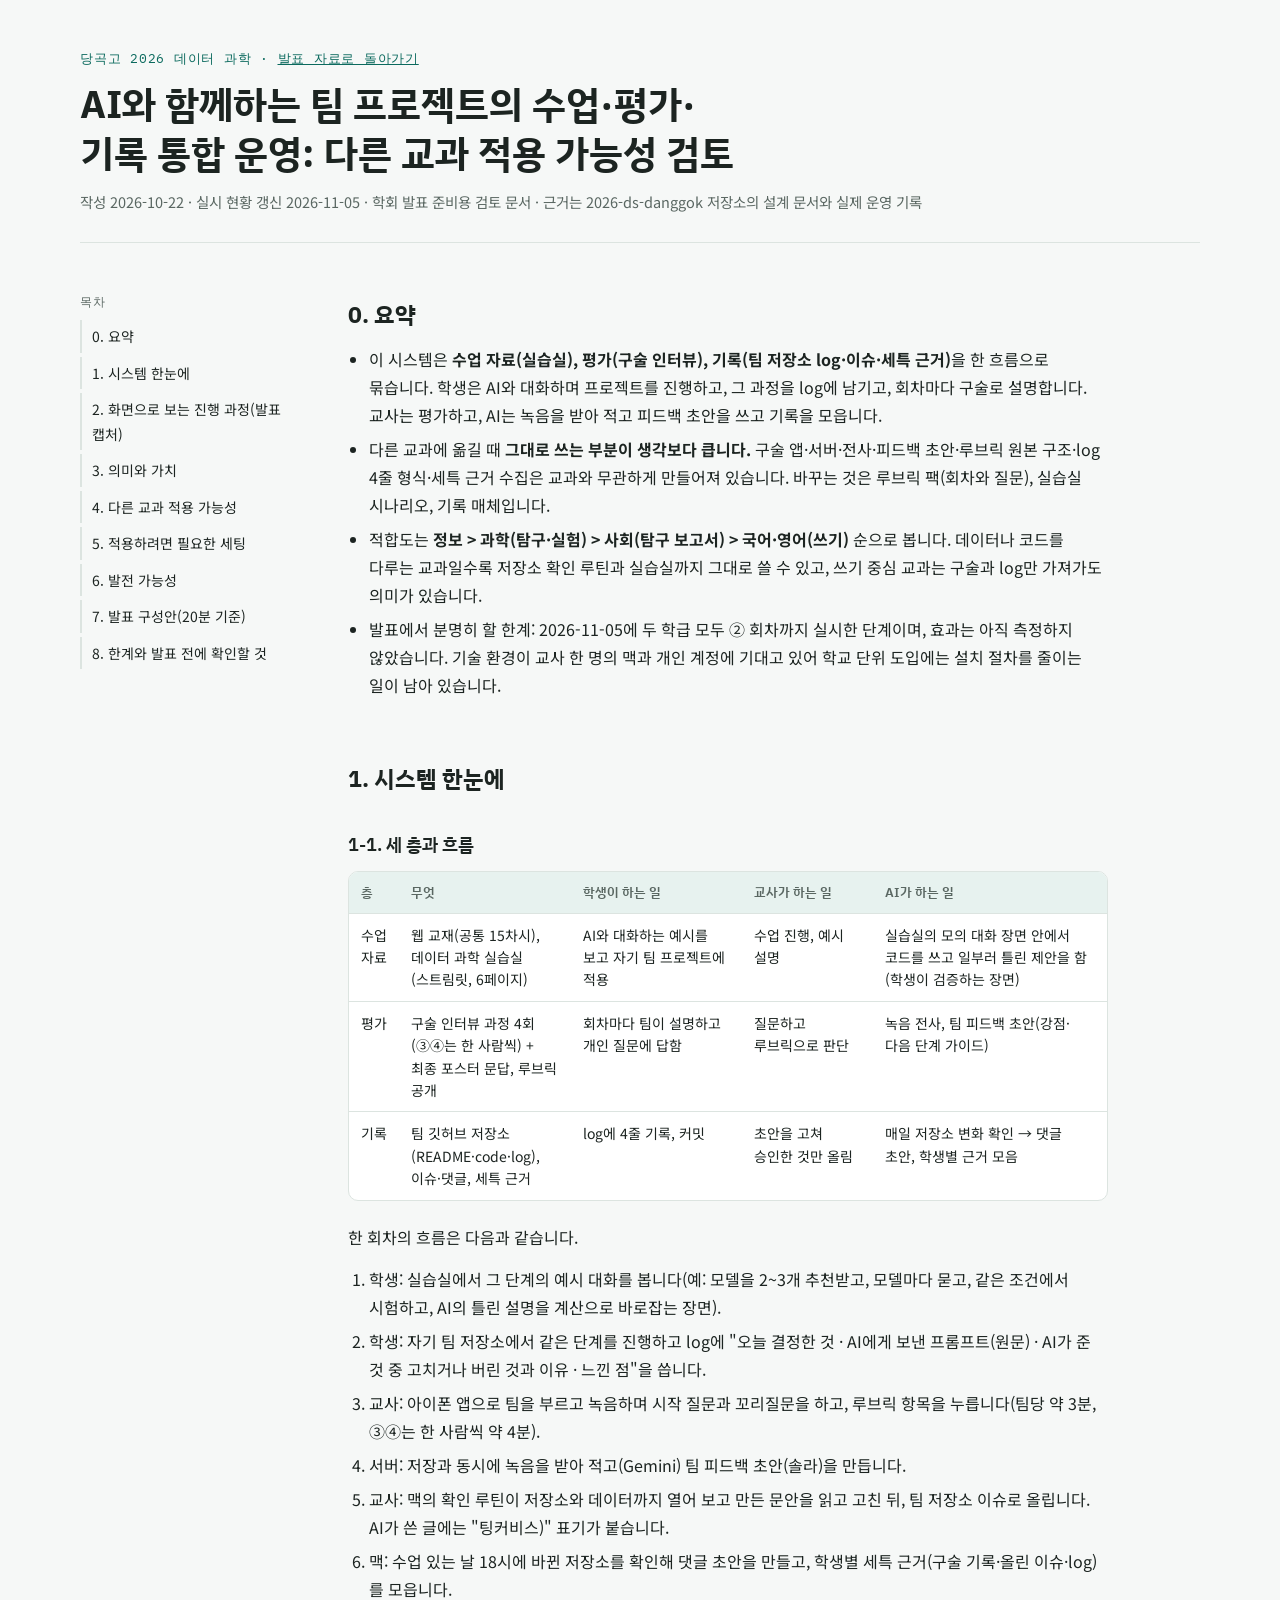
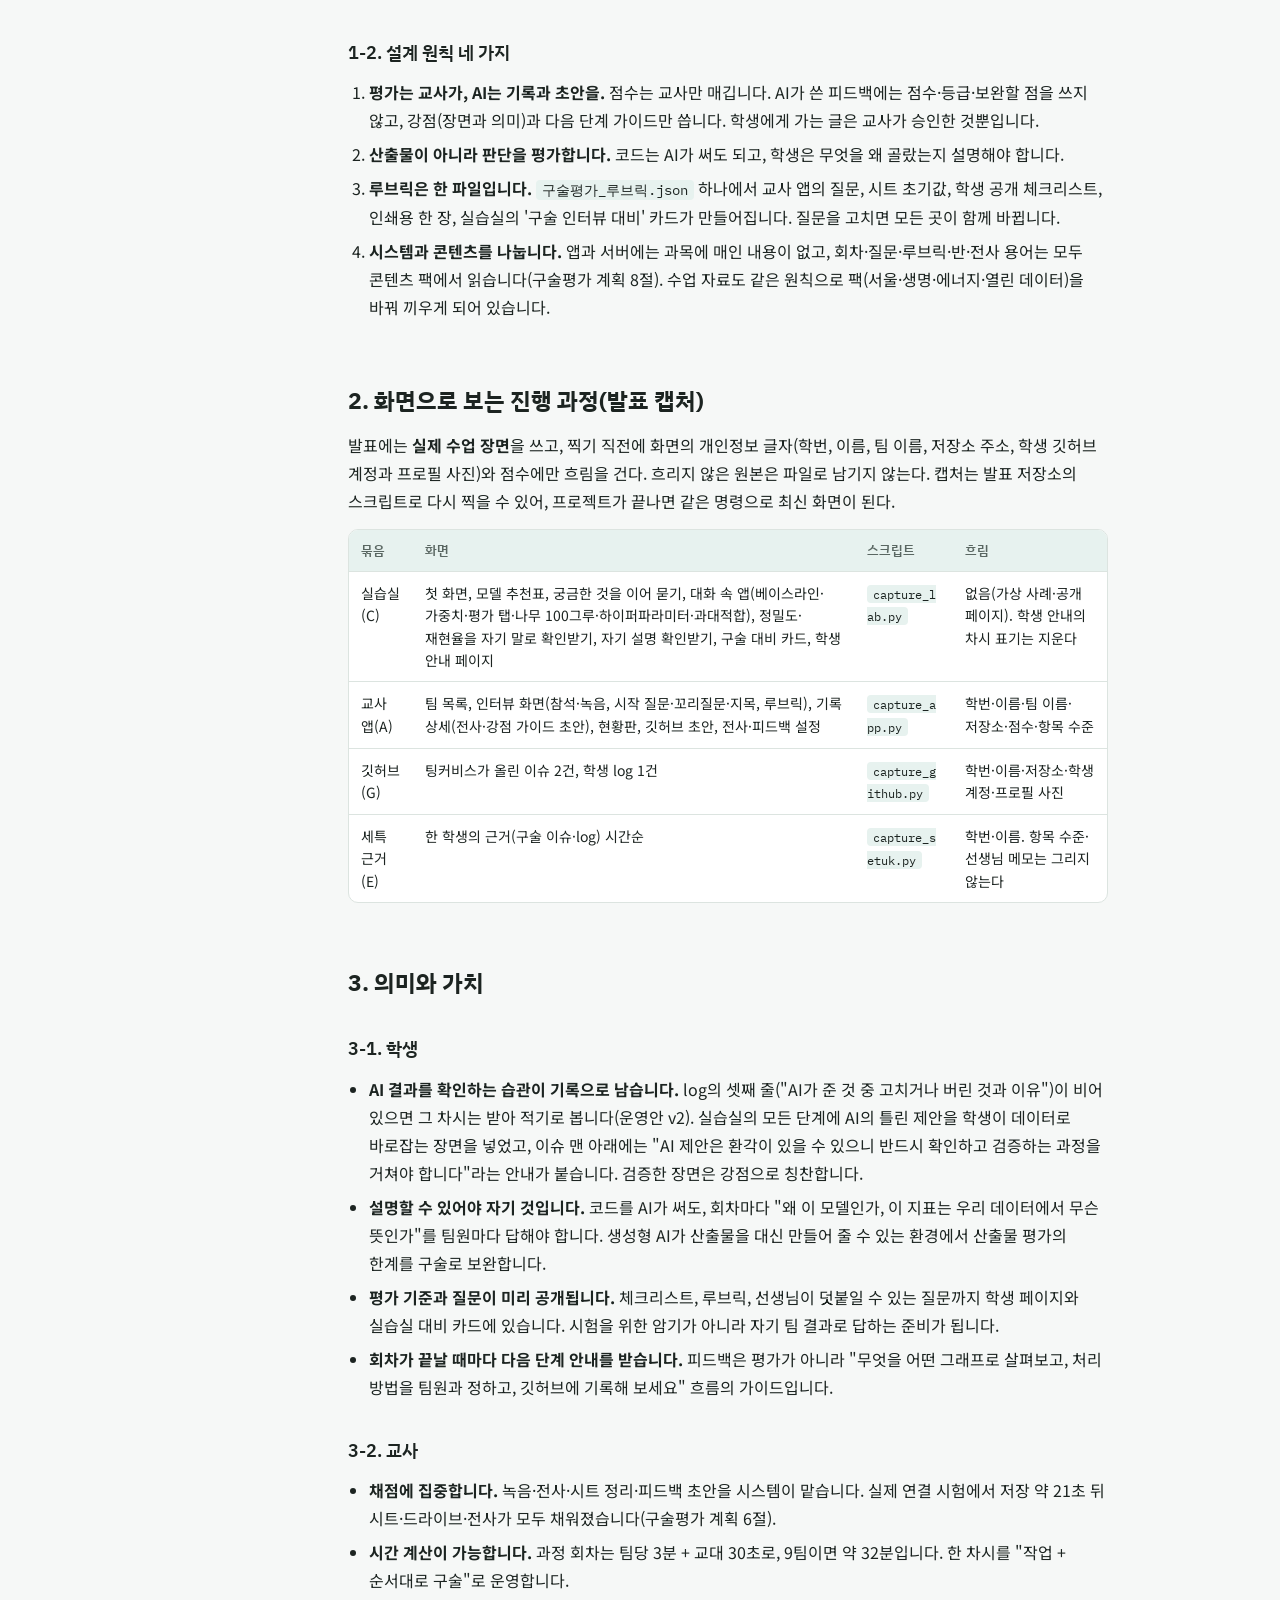
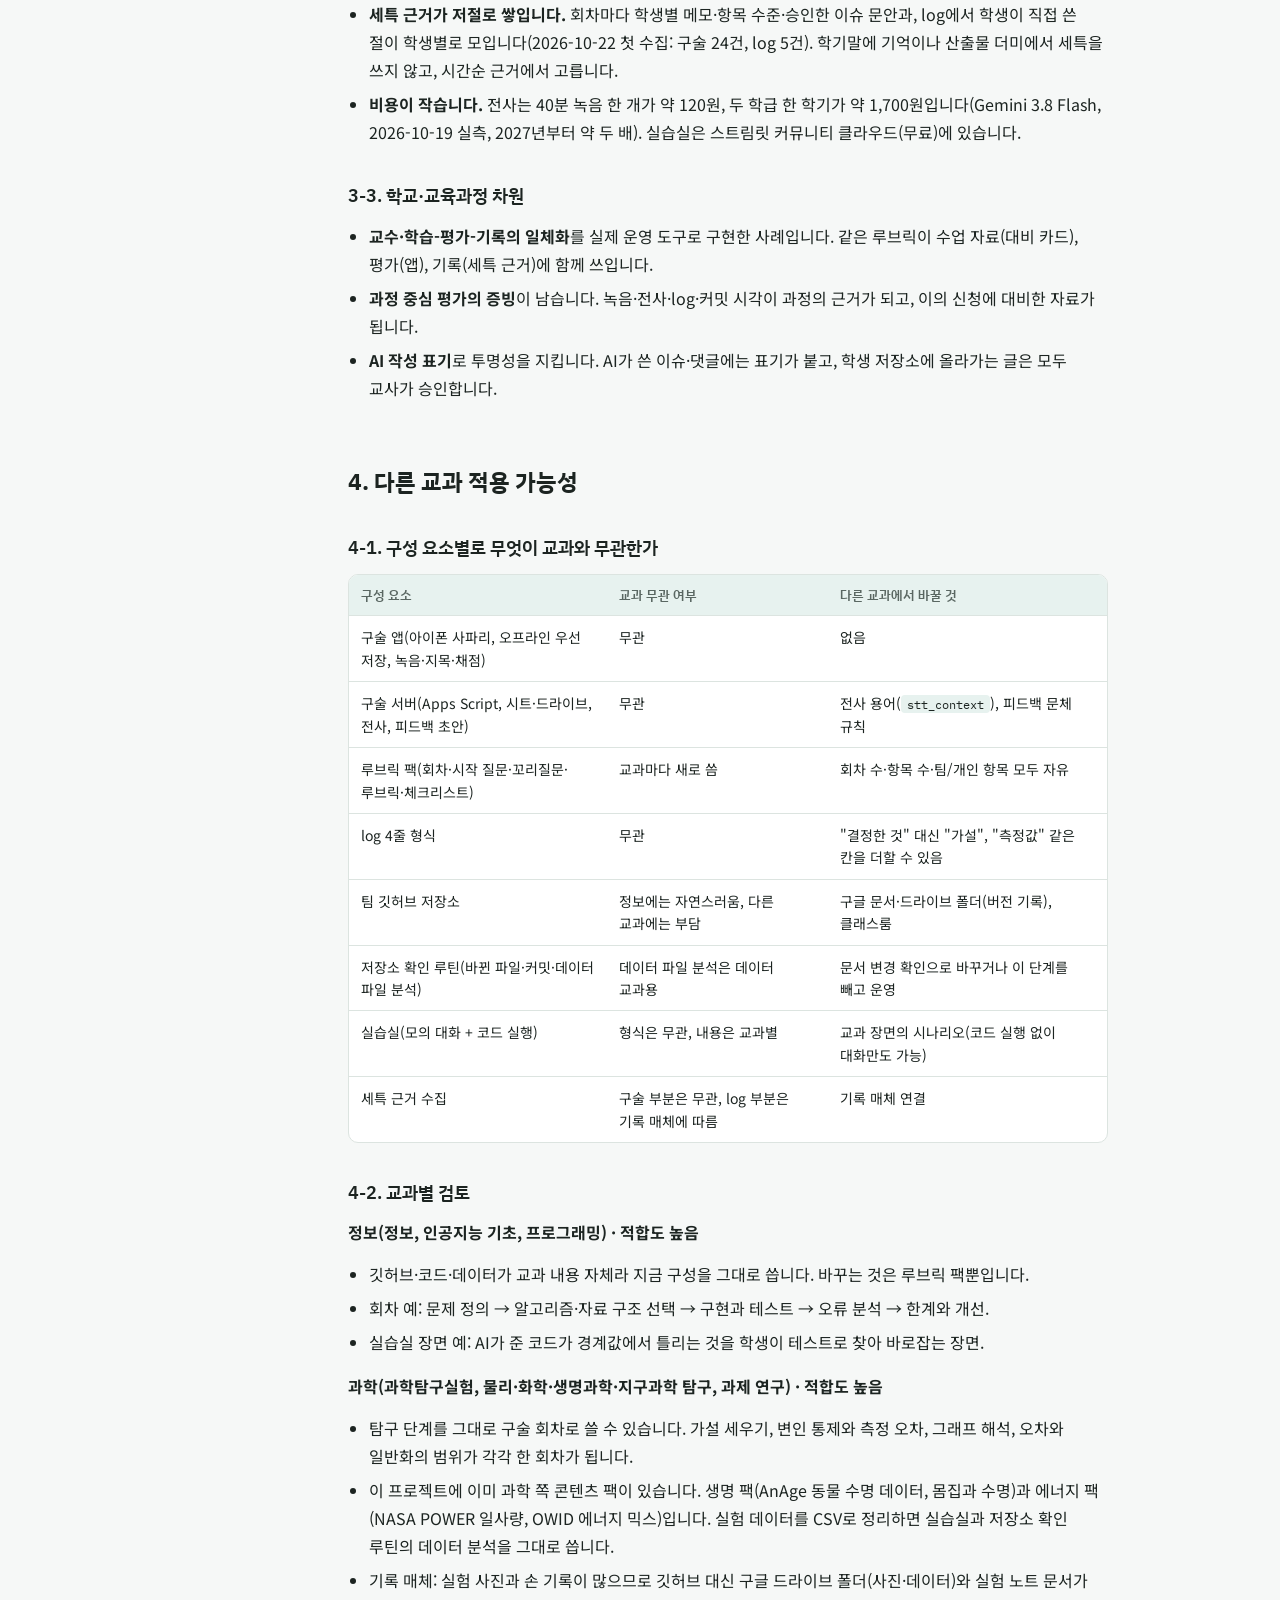
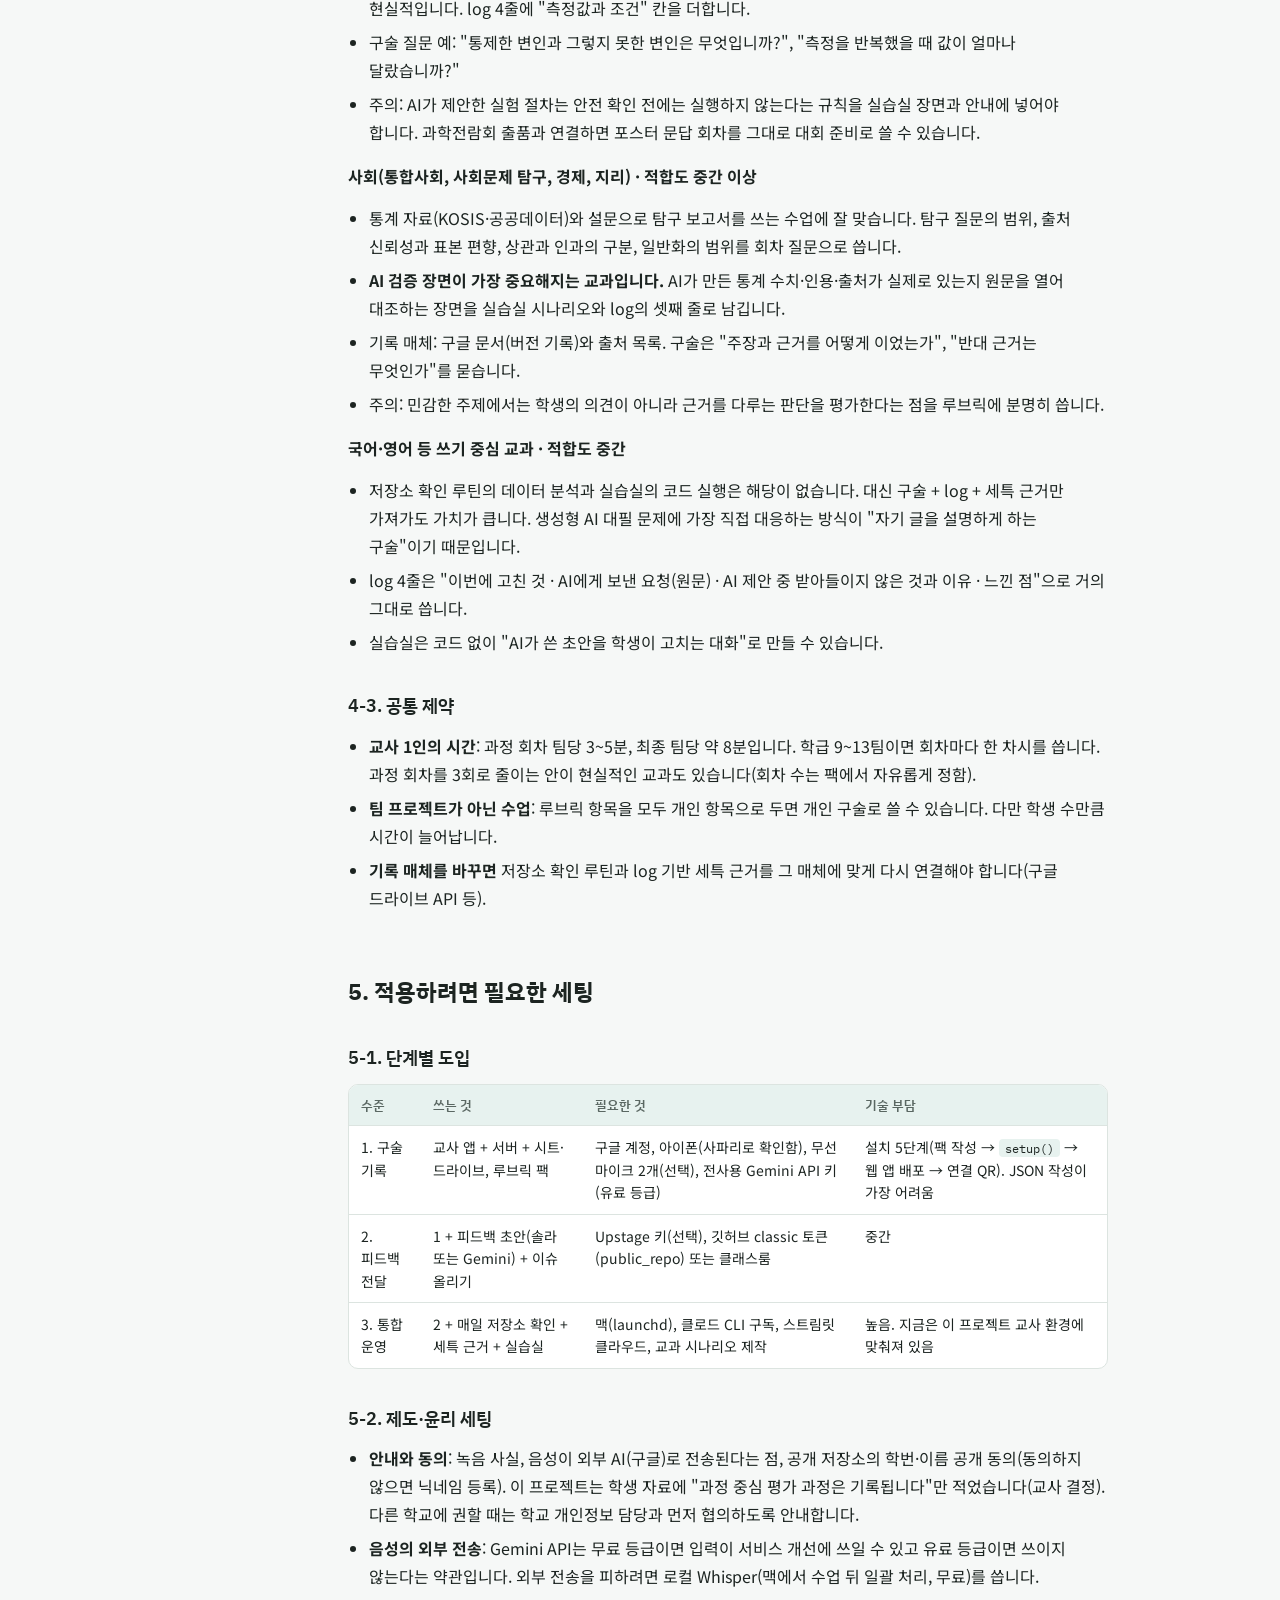
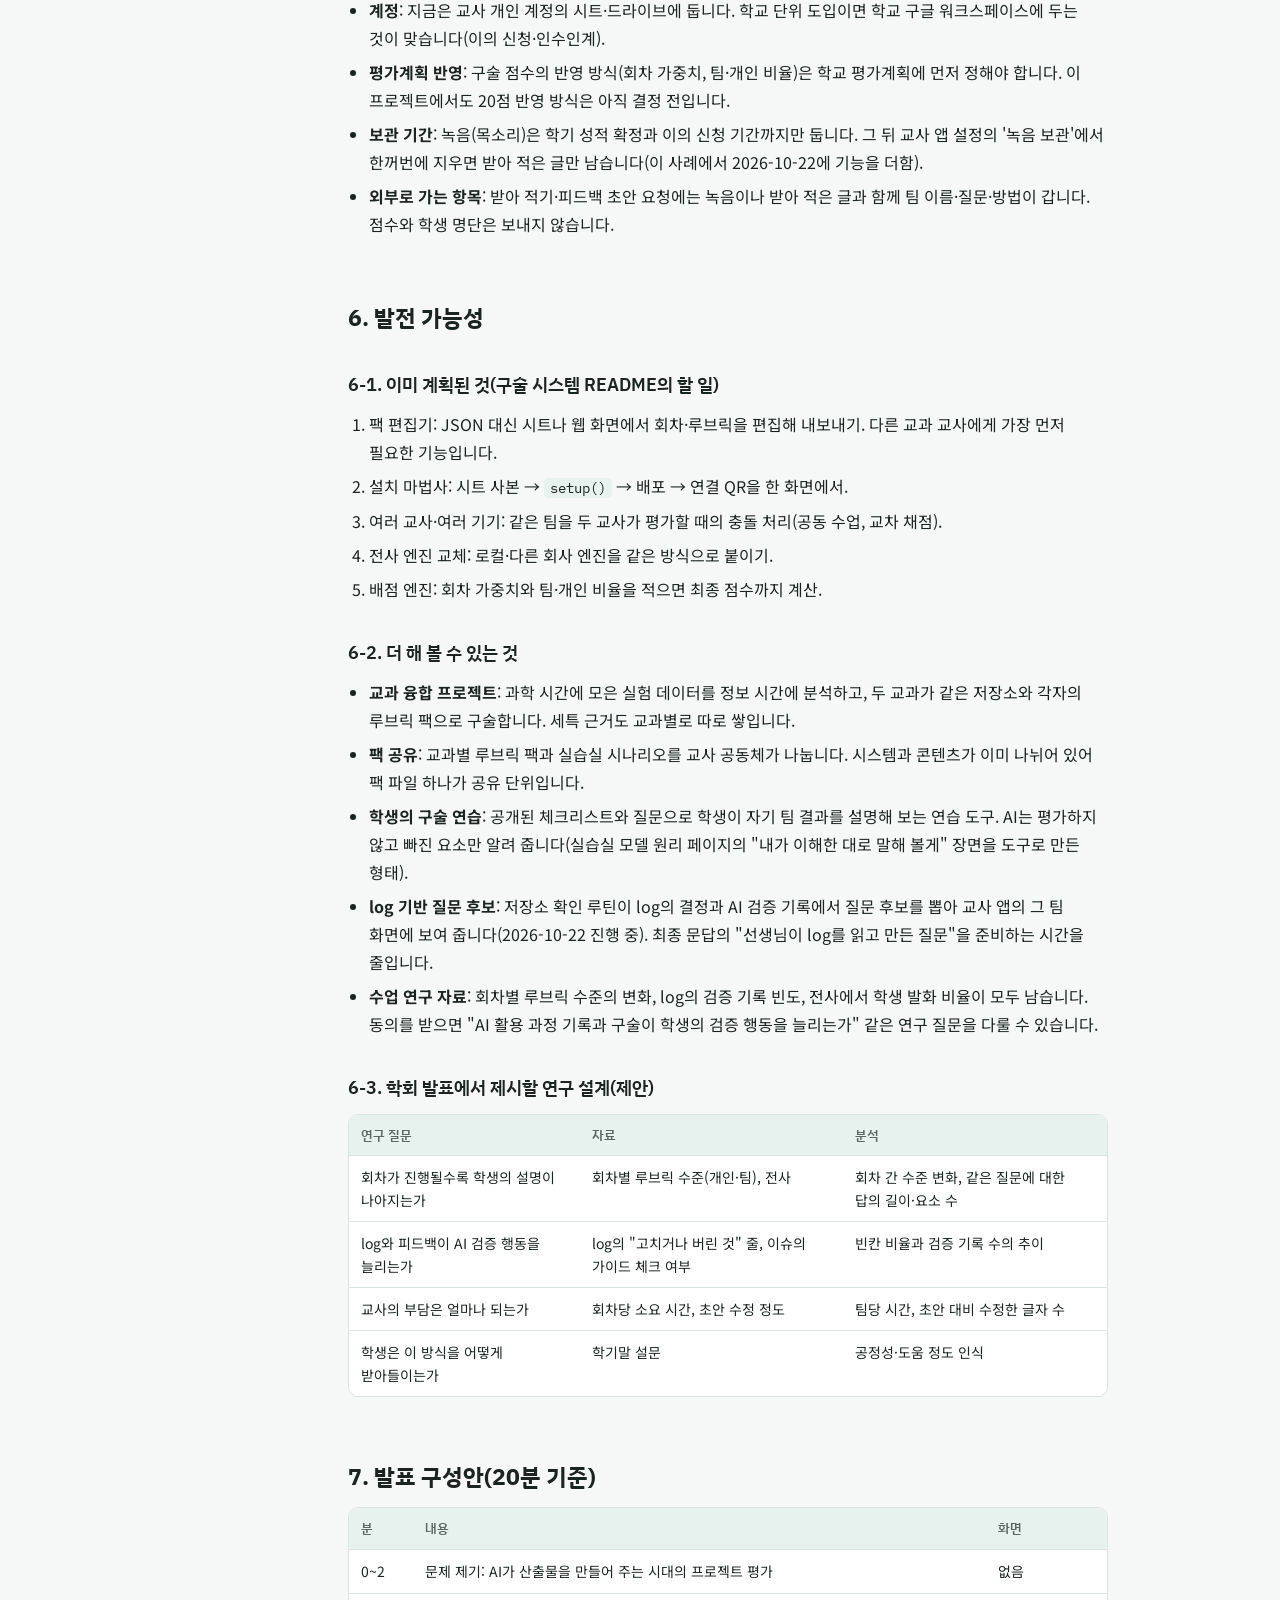
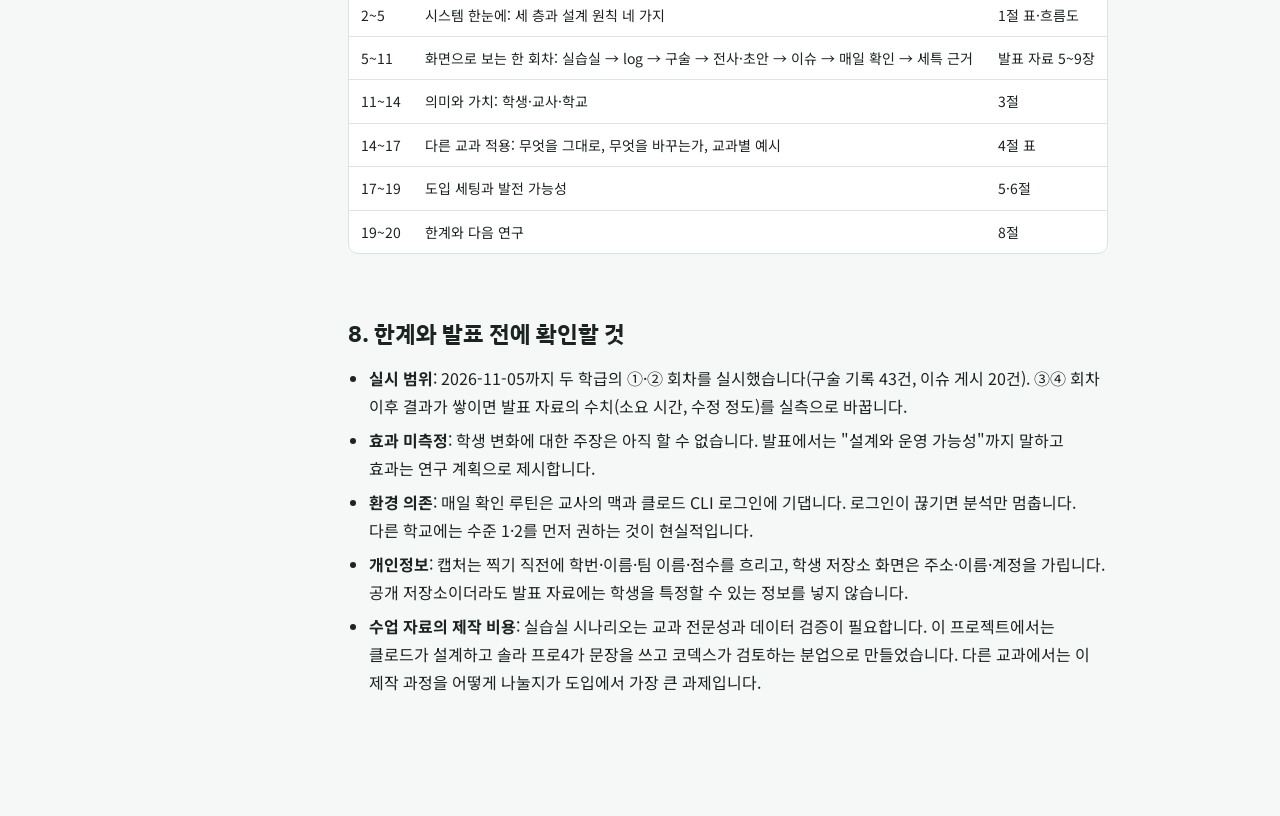
<file: review/index.html>
<!doctype html><html lang="ko"><head><meta charset="utf-8"><meta name="viewport" content="width=device-width, initial-scale=1"><title>AI 팀 프로젝트 교과 확장 검토</title>
<link rel="preconnect" href="https://fonts.googleapis.com">
<link rel="stylesheet" href="https://fonts.googleapis.com/css2?family=IBM+Plex+Sans+KR:wght@500;600;700&family=Noto+Sans+KR:wght@400;500;700&family=IBM+Plex+Mono:wght@400;500&display=swap">
<style>
/* 읽기 단 하나 + 넓은 화면에서 왼쪽 목차 고정. 표는 단 안에서 가로 스크롤 */
:root {
  --paper: #f6f8f7; --sheet: #ffffff; --ink: #1c2421; --muted: #5a6762; --line: #dce4e0;
  --accent: #0b6a5e; --tint: #e7f2ef;
  --display: "IBM Plex Sans KR", "Apple SD Gothic Neo", "Malgun Gothic", sans-serif;
  --body: "Noto Sans KR", "Apple SD Gothic Neo", "Malgun Gothic", sans-serif;
  --mono: "IBM Plex Mono", ui-monospace, Menlo, monospace;
}
@media (prefers-color-scheme: dark) { :root:not([data-theme="light"]) {
  --paper: #111614; --sheet: #161d1a; --ink: #e4ebe8; --muted: #9caaa4; --line: #2a3531; --accent: #5ec3b1; --tint: #1a2723; color-scheme: dark } }
:root[data-theme="dark"] { --paper: #111614; --sheet: #161d1a; --ink: #e4ebe8; --muted: #9caaa4; --line: #2a3531; --accent: #5ec3b1; --tint: #1a2723; color-scheme: dark }
body { background: var(--paper); color: var(--ink); font-family: var(--body); font-size: 16px; line-height: 1.75; word-break: keep-all; overflow-wrap: anywhere; }
.wrap { max-width: 1120px; margin: 0 auto; padding-block: 40px 96px; padding-left: max(16px, env(safe-area-inset-left, 0px)); padding-right: max(16px, env(safe-area-inset-right, 0px));
  display: grid; grid-template-columns: 220px minmax(0, 1fr); gap: 48px; align-items: start; }
header.top { grid-column: 1 / -1; display: grid; gap: 10px; padding-bottom: 28px; border-bottom: 1px solid var(--line); }
.eyebrow { font-family: var(--mono); font-size: 12.5px; letter-spacing: .06em; color: var(--accent); }
h1 { font-family: var(--display); font-weight: 700; font-size: clamp(26px, 4vw, 38px); line-height: 1.3; margin: 0; text-wrap: balance; }
.sub { color: var(--muted); font-size: 14.5px; margin: 0; }
nav.toc { position: sticky; top: calc(env(safe-area-inset-top, 0px) + 24px); font-size: 14px; }
nav.toc p { font-family: var(--mono); font-size: 12px; letter-spacing: .08em; color: var(--muted); margin: 0 0 8px; }
nav.toc ol { margin: 0; padding: 0; list-style: none; display: grid; gap: 4px; }
nav.toc a { color: var(--ink); text-decoration: none; display: block; padding: 4px 10px; border-left: 2px solid var(--line); }
nav.toc a:hover, nav.toc a:focus-visible { border-left-color: var(--accent); color: var(--accent); outline: none; }
main { min-width: 0; max-width: 760px; }
main h2 { font-family: var(--display); font-weight: 700; font-size: 23px; line-height: 1.4; margin: 56px 0 14px; padding-top: 8px; text-wrap: balance; scroll-margin-top: 24px; }
main h2:first-child { margin-top: 0; }
main h3 { font-family: var(--display); font-weight: 600; font-size: 18px; margin: 34px 0 10px; color: var(--ink); text-wrap: balance; scroll-margin-top: 24px; }
main p, main li { font-size: 16px; }
main p { margin: 0 0 14px; }
main ul, main ol { padding-left: 1.3em; margin: 0 0 16px; display: grid; gap: 6px; }
main strong { font-weight: 700; }
main a { color: var(--accent); }
code { font-family: var(--mono); font-size: .88em; background: var(--tint); padding: 1px 6px; border-radius: 4px; }
.tw { overflow-x: auto; margin: 6px 0 22px; border: 1px solid var(--line); border-radius: 10px; background: var(--sheet); }
table { border-collapse: collapse; width: 100%; font-size: 14px; line-height: 1.6; min-width: 560px; }
th, td { text-align: left; vertical-align: top; padding: 10px 12px; border-bottom: 1px solid var(--line); }
th { font-family: var(--display); font-weight: 600; font-size: 13px; color: var(--muted); background: var(--tint); white-space: nowrap; }
tr:last-child td { border-bottom: 0; }
td:first-child { font-variant-numeric: tabular-nums; }
@media (max-width: 860px) {
  .wrap { grid-template-columns: minmax(0, 1fr); gap: 28px; }
  nav.toc { position: static; }
  nav.toc ol { grid-template-columns: repeat(auto-fill, minmax(150px, 1fr)); }
}
@media (prefers-reduced-motion: no-preference) { html { scroll-behavior: smooth; } }
</style></head><body>
<div class="wrap">
<header class="top">
<span class="eyebrow">당곡고 2026 데이터 과학 · <a href="../" style="color:inherit">발표 자료로 돌아가기</a></span>
<h1>AI와 함께하는 팀 프로젝트의 수업·평가·기록 통합 운영: 다른 교과 적용 가능성 검토</h1>
<p class="sub">작성 2026-10-22 · 실시 현황 갱신 2026-11-05 · 학회 발표 준비용 검토 문서 · 근거는 2026-ds-danggok 저장소의 설계 문서와 실제 운영 기록</p>
</header>
<nav class="toc" aria-label="목차"><p>목차</p><ol><li><a href="#s0">0. 요약</a></li><li><a href="#s1">1. 시스템 한눈에</a></li><li><a href="#s2">2. 화면으로 보는 진행 과정(발표 캡처)</a></li><li><a href="#s3">3. 의미와 가치</a></li><li><a href="#s4">4. 다른 교과 적용 가능성</a></li><li><a href="#s5">5. 적용하려면 필요한 세팅</a></li><li><a href="#s6">6. 발전 가능성</a></li><li><a href="#s7">7. 발표 구성안(20분 기준)</a></li><li><a href="#s8">8. 한계와 발표 전에 확인할 것</a></li></ol></nav>
<main><h2 id="s0">0. 요약</h2>
<ul>
<li>이 시스템은 <strong>수업 자료(실습실), 평가(구술 인터뷰), 기록(팀 저장소 log·이슈·세특 근거)</strong>을 한 흐름으로 묶습니다. 학생은 AI와 대화하며 프로젝트를 진행하고, 그 과정을 log에 남기고, 회차마다 구술로 설명합니다. 교사는 평가하고, AI는 녹음을 받아 적고 피드백 초안을 쓰고 기록을 모읍니다.</li>
<li>다른 교과에 옮길 때 <strong>그대로 쓰는 부분이 생각보다 큽니다.</strong> 구술 앱·서버·전사·피드백 초안·루브릭 원본 구조·log 4줄 형식·세특 근거 수집은 교과와 무관하게 만들어져 있습니다. 바꾸는 것은 루브릭 팩(회차와 질문), 실습실 시나리오, 기록 매체입니다.</li>
<li>적합도는 <strong>정보 &gt; 과학(탐구·실험) &gt; 사회(탐구 보고서) &gt; 국어·영어(쓰기)</strong> 순으로 봅니다. 데이터나 코드를 다루는 교과일수록 저장소 확인 루틴과 실습실까지 그대로 쓸 수 있고, 쓰기 중심 교과는 구술과 log만 가져가도 의미가 있습니다.</li>
<li>발표에서 분명히 할 한계: 2026-11-05에 두 학급 모두 ② 회차까지 실시한 단계이며, 효과는 아직 측정하지 않았습니다. 기술 환경이 교사 한 명의 맥과 개인 계정에 기대고 있어 학교 단위 도입에는 설치 절차를 줄이는 일이 남아 있습니다.</li>
</ul>
<h2 id="s1">1. 시스템 한눈에</h2>
<h3 id="s2">1-1. 세 층과 흐름</h3>
<div class="tw"><table>
<thead>
<tr>
<th>층</th>
<th>무엇</th>
<th>학생이 하는 일</th>
<th>교사가 하는 일</th>
<th>AI가 하는 일</th>
</tr>
</thead>
<tbody>
<tr>
<td>수업 자료</td>
<td>웹 교재(공통 15차시), 데이터 과학 실습실(스트림릿, 6페이지)</td>
<td>AI와 대화하는 예시를 보고 자기 팀 프로젝트에 적용</td>
<td>수업 진행, 예시 설명</td>
<td>실습실의 모의 대화 장면 안에서 코드를 쓰고 일부러 틀린 제안을 함(학생이 검증하는 장면)</td>
</tr>
<tr>
<td>평가</td>
<td>구술 인터뷰 과정 4회(③④는 한 사람씩) + 최종 포스터 문답, 루브릭 공개</td>
<td>회차마다 팀이 설명하고 개인 질문에 답함</td>
<td>질문하고 루브릭으로 판단</td>
<td>녹음 전사, 팀 피드백 초안(강점·다음 단계 가이드)</td>
</tr>
<tr>
<td>기록</td>
<td>팀 깃허브 저장소(README·code·log), 이슈·댓글, 세특 근거</td>
<td>log에 4줄 기록, 커밋</td>
<td>초안을 고쳐 승인한 것만 올림</td>
<td>매일 저장소 변화 확인 → 댓글 초안, 학생별 근거 모음</td>
</tr>
</tbody>
</table></div>
<p>한 회차의 흐름은 다음과 같습니다.</p>
<ol>
<li>학생: 실습실에서 그 단계의 예시 대화를 봅니다(예: 모델을 2~3개 추천받고, 모델마다 묻고, 같은 조건에서 시험하고, AI의 틀린 설명을 계산으로 바로잡는 장면).</li>
<li>학생: 자기 팀 저장소에서 같은 단계를 진행하고 log에 "오늘 결정한 것 · AI에게 보낸 프롬프트(원문) · AI가 준 것 중 고치거나 버린 것과 이유 · 느낀 점"을 씁니다.</li>
<li>교사: 아이폰 앱으로 팀을 부르고 녹음하며 시작 질문과 꼬리질문을 하고, 루브릭 항목을 누릅니다(팀당 약 3분, ③④는 한 사람씩 약 4분).</li>
<li>서버: 저장과 동시에 녹음을 받아 적고(Gemini) 팀 피드백 초안(솔라)을 만듭니다.</li>
<li>교사: 맥의 확인 루틴이 저장소와 데이터까지 열어 보고 만든 문안을 읽고 고친 뒤, 팀 저장소 이슈로 올립니다. AI가 쓴 글에는 "팅커비스)" 표기가 붙습니다.</li>
<li>맥: 수업 있는 날 18시에 바뀐 저장소를 확인해 댓글 초안을 만들고, 학생별 세특 근거(구술 기록·올린 이슈·log)를 모읍니다.</li>
</ol>
<h3 id="s2">1-2. 설계 원칙 네 가지</h3>
<ol>
<li><strong>평가는 교사가, AI는 기록과 초안을.</strong> 점수는 교사만 매깁니다. AI가 쓴 피드백에는 점수·등급·보완할 점을 쓰지 않고, 강점(장면과 의미)과 다음 단계 가이드만 씁니다. 학생에게 가는 글은 교사가 승인한 것뿐입니다.</li>
<li><strong>산출물이 아니라 판단을 평가합니다.</strong> 코드는 AI가 써도 되고, 학생은 무엇을 왜 골랐는지 설명해야 합니다.</li>
<li><strong>루브릭은 한 파일입니다.</strong> <code>구술평가_루브릭.json</code> 하나에서 교사 앱의 질문, 시트 초기값, 학생 공개 체크리스트, 인쇄용 한 장, 실습실의 '구술 인터뷰 대비' 카드가 만들어집니다. 질문을 고치면 모든 곳이 함께 바뀝니다.</li>
<li><strong>시스템과 콘텐츠를 나눕니다.</strong> 앱과 서버에는 과목에 매인 내용이 없고, 회차·질문·루브릭·반·전사 용어는 모두 콘텐츠 팩에서 읽습니다(구술평가 계획 8절). 수업 자료도 같은 원칙으로 팩(서울·생명·에너지·열린 데이터)을 바꿔 끼우게 되어 있습니다.</li>
</ol>
<h2 id="s2">2. 화면으로 보는 진행 과정(발표 캡처)</h2>
<p>발표에는 <strong>실제 수업 장면</strong>을 쓰고, 찍기 직전에 화면의 개인정보 글자(학번, 이름, 팀 이름, 저장소 주소, 학생 깃허브 계정과 프로필 사진)와 점수에만 흐림을 건다. 흐리지 않은 원본은 파일로 남기지 않는다. 캡처는 발표 저장소의 스크립트로 다시 찍을 수 있어, 프로젝트가 끝나면 같은 명령으로 최신 화면이 된다.</p>
<div class="tw"><table>
<thead>
<tr>
<th>묶음</th>
<th>화면</th>
<th>스크립트</th>
<th>흐림</th>
</tr>
</thead>
<tbody>
<tr>
<td>실습실(C)</td>
<td>첫 화면, 모델 추천표, 궁금한 것을 이어 묻기, 대화 속 앱(베이스라인·가중치·평가 탭·나무 100그루·하이퍼파라미터·과대적합), 정밀도·재현율을 자기 말로 확인받기, 자기 설명 확인받기, 구술 대비 카드, 학생 안내 페이지</td>
<td><code>capture_lab.py</code></td>
<td>없음(가상 사례·공개 페이지). 학생 안내의 차시 표기는 지운다</td>
</tr>
<tr>
<td>교사 앱(A)</td>
<td>팀 목록, 인터뷰 화면(참석·녹음, 시작 질문·꼬리질문·지목, 루브릭), 기록 상세(전사·강점 가이드 초안), 현황판, 깃허브 초안, 전사·피드백 설정</td>
<td><code>capture_app.py</code></td>
<td>학번·이름·팀 이름·저장소·점수·항목 수준</td>
</tr>
<tr>
<td>깃허브(G)</td>
<td>팅커비스가 올린 이슈 2건, 학생 log 1건</td>
<td><code>capture_github.py</code></td>
<td>학번·이름·저장소·학생 계정·프로필 사진</td>
</tr>
<tr>
<td>세특 근거(E)</td>
<td>한 학생의 근거(구술 이슈·log) 시간순</td>
<td><code>capture_setuk.py</code></td>
<td>학번·이름. 항목 수준·선생님 메모는 그리지 않는다</td>
</tr>
</tbody>
</table></div>
<h2 id="s3">3. 의미와 가치</h2>
<h3 id="s4">3-1. 학생</h3>
<ul>
<li><strong>AI 결과를 확인하는 습관이 기록으로 남습니다.</strong> log의 셋째 줄("AI가 준 것 중 고치거나 버린 것과 이유")이 비어 있으면 그 차시는 받아 적기로 봅니다(운영안 v2). 실습실의 모든 단계에 AI의 틀린 제안을 학생이 데이터로 바로잡는 장면을 넣었고, 이슈 맨 아래에는 "AI 제안은 환각이 있을 수 있으니 반드시 확인하고 검증하는 과정을 거쳐야 합니다"라는 안내가 붙습니다. 검증한 장면은 강점으로 칭찬합니다.</li>
<li><strong>설명할 수 있어야 자기 것입니다.</strong> 코드를 AI가 써도, 회차마다 "왜 이 모델인가, 이 지표는 우리 데이터에서 무슨 뜻인가"를 팀원마다 답해야 합니다. 생성형 AI가 산출물을 대신 만들어 줄 수 있는 환경에서 산출물 평가의 한계를 구술로 보완합니다.</li>
<li><strong>평가 기준과 질문이 미리 공개됩니다.</strong> 체크리스트, 루브릭, 선생님이 덧붙일 수 있는 질문까지 학생 페이지와 실습실 대비 카드에 있습니다. 시험을 위한 암기가 아니라 자기 팀 결과로 답하는 준비가 됩니다.</li>
<li><strong>회차가 끝날 때마다 다음 단계 안내를 받습니다.</strong> 피드백은 평가가 아니라 "무엇을 어떤 그래프로 살펴보고, 처리 방법을 팀원과 정하고, 깃허브에 기록해 보세요" 흐름의 가이드입니다.</li>
</ul>
<h3 id="s4">3-2. 교사</h3>
<ul>
<li><strong>채점에 집중합니다.</strong> 녹음·전사·시트 정리·피드백 초안을 시스템이 맡습니다. 실제 연결 시험에서 저장 약 21초 뒤 시트·드라이브·전사가 모두 채워졌습니다(구술평가 계획 6절).</li>
<li><strong>시간 계산이 가능합니다.</strong> 과정 회차는 팀당 3분 + 교대 30초로, 9팀이면 약 32분입니다. 한 차시를 "작업 + 순서대로 구술"로 운영합니다.</li>
<li><strong>세특 근거가 저절로 쌓입니다.</strong> 회차마다 학생별 메모·항목 수준·승인한 이슈 문안과, log에서 학생이 직접 쓴 절이 학생별로 모입니다(2026-10-22 첫 수집: 구술 24건, log 5건). 학기말에 기억이나 산출물 더미에서 세특을 쓰지 않고, 시간순 근거에서 고릅니다.</li>
<li><strong>비용이 작습니다.</strong> 전사는 40분 녹음 한 개가 약 120원, 두 학급 한 학기가 약 1,700원입니다(Gemini 3.8 Flash, 2026-10-19 실측, 2027년부터 약 두 배). 실습실은 스트림릿 커뮤니티 클라우드(무료)에 있습니다.</li>
</ul>
<h3 id="s4">3-3. 학교·교육과정 차원</h3>
<ul>
<li><strong>교수·학습-평가-기록의 일체화</strong>를 실제 운영 도구로 구현한 사례입니다. 같은 루브릭이 수업 자료(대비 카드), 평가(앱), 기록(세특 근거)에 함께 쓰입니다.</li>
<li><strong>과정 중심 평가의 증빙</strong>이 남습니다. 녹음·전사·log·커밋 시각이 과정의 근거가 되고, 이의 신청에 대비한 자료가 됩니다.</li>
<li><strong>AI 작성 표기</strong>로 투명성을 지킵니다. AI가 쓴 이슈·댓글에는 표기가 붙고, 학생 저장소에 올라가는 글은 모두 교사가 승인합니다.</li>
</ul>
<h2 id="s4">4. 다른 교과 적용 가능성</h2>
<h3 id="s5">4-1. 구성 요소별로 무엇이 교과와 무관한가</h3>
<div class="tw"><table>
<thead>
<tr>
<th>구성 요소</th>
<th>교과 무관 여부</th>
<th>다른 교과에서 바꿀 것</th>
</tr>
</thead>
<tbody>
<tr>
<td>구술 앱(아이폰 사파리, 오프라인 우선 저장, 녹음·지목·채점)</td>
<td>무관</td>
<td>없음</td>
</tr>
<tr>
<td>구술 서버(Apps Script, 시트·드라이브, 전사, 피드백 초안)</td>
<td>무관</td>
<td>전사 용어(<code>stt_context</code>), 피드백 문체 규칙</td>
</tr>
<tr>
<td>루브릭 팩(회차·시작 질문·꼬리질문·루브릭·체크리스트)</td>
<td>교과마다 새로 씀</td>
<td>회차 수·항목 수·팀/개인 항목 모두 자유</td>
</tr>
<tr>
<td>log 4줄 형식</td>
<td>무관</td>
<td>"결정한 것" 대신 "가설", "측정값" 같은 칸을 더할 수 있음</td>
</tr>
<tr>
<td>팀 깃허브 저장소</td>
<td>정보에는 자연스러움, 다른 교과에는 부담</td>
<td>구글 문서·드라이브 폴더(버전 기록), 클래스룸</td>
</tr>
<tr>
<td>저장소 확인 루틴(바뀐 파일·커밋·데이터 파일 분석)</td>
<td>데이터 파일 분석은 데이터 교과용</td>
<td>문서 변경 확인으로 바꾸거나 이 단계를 빼고 운영</td>
</tr>
<tr>
<td>실습실(모의 대화 + 코드 실행)</td>
<td>형식은 무관, 내용은 교과별</td>
<td>교과 장면의 시나리오(코드 실행 없이 대화만도 가능)</td>
</tr>
<tr>
<td>세특 근거 수집</td>
<td>구술 부분은 무관, log 부분은 기록 매체에 따름</td>
<td>기록 매체 연결</td>
</tr>
</tbody>
</table></div>
<h3 id="s5">4-2. 교과별 검토</h3>
<p><strong>정보(정보, 인공지능 기초, 프로그래밍) · 적합도 높음</strong></p>
<ul>
<li>깃허브·코드·데이터가 교과 내용 자체라 지금 구성을 그대로 씁니다. 바꾸는 것은 루브릭 팩뿐입니다.</li>
<li>회차 예: 문제 정의 → 알고리즘·자료 구조 선택 → 구현과 테스트 → 오류 분석 → 한계와 개선.</li>
<li>실습실 장면 예: AI가 준 코드가 경계값에서 틀리는 것을 학생이 테스트로 찾아 바로잡는 장면.</li>
</ul>
<p><strong>과학(과학탐구실험, 물리·화학·생명과학·지구과학 탐구, 과제 연구) · 적합도 높음</strong></p>
<ul>
<li>탐구 단계를 그대로 구술 회차로 쓸 수 있습니다. 가설 세우기, 변인 통제와 측정 오차, 그래프 해석, 오차와 일반화의 범위가 각각 한 회차가 됩니다.</li>
<li>이 프로젝트에 이미 과학 쪽 콘텐츠 팩이 있습니다. 생명 팩(AnAge 동물 수명 데이터, 몸집과 수명)과 에너지 팩(NASA POWER 일사량, OWID 에너지 믹스)입니다. 실험 데이터를 CSV로 정리하면 실습실과 저장소 확인 루틴의 데이터 분석을 그대로 씁니다.</li>
<li>기록 매체: 실험 사진과 손 기록이 많으므로 깃허브 대신 구글 드라이브 폴더(사진·데이터)와 실험 노트 문서가 현실적입니다. log 4줄에 "측정값과 조건" 칸을 더합니다.</li>
<li>구술 질문 예: "통제한 변인과 그렇지 못한 변인은 무엇입니까?", "측정을 반복했을 때 값이 얼마나 달랐습니까?"</li>
<li>주의: AI가 제안한 실험 절차는 안전 확인 전에는 실행하지 않는다는 규칙을 실습실 장면과 안내에 넣어야 합니다. 과학전람회 출품과 연결하면 포스터 문답 회차를 그대로 대회 준비로 쓸 수 있습니다.</li>
</ul>
<p><strong>사회(통합사회, 사회문제 탐구, 경제, 지리) · 적합도 중간 이상</strong></p>
<ul>
<li>통계 자료(KOSIS·공공데이터)와 설문으로 탐구 보고서를 쓰는 수업에 잘 맞습니다. 탐구 질문의 범위, 출처 신뢰성과 표본 편향, 상관과 인과의 구분, 일반화의 범위를 회차 질문으로 씁니다.</li>
<li><strong>AI 검증 장면이 가장 중요해지는 교과입니다.</strong> AI가 만든 통계 수치·인용·출처가 실제로 있는지 원문을 열어 대조하는 장면을 실습실 시나리오와 log의 셋째 줄로 남깁니다.</li>
<li>기록 매체: 구글 문서(버전 기록)와 출처 목록. 구술은 "주장과 근거를 어떻게 이었는가", "반대 근거는 무엇인가"를 묻습니다.</li>
<li>주의: 민감한 주제에서는 학생의 의견이 아니라 근거를 다루는 판단을 평가한다는 점을 루브릭에 분명히 씁니다.</li>
</ul>
<p><strong>국어·영어 등 쓰기 중심 교과 · 적합도 중간</strong></p>
<ul>
<li>저장소 확인 루틴의 데이터 분석과 실습실의 코드 실행은 해당이 없습니다. 대신 구술 + log + 세특 근거만 가져가도 가치가 큽니다. 생성형 AI 대필 문제에 가장 직접 대응하는 방식이 "자기 글을 설명하게 하는 구술"이기 때문입니다.</li>
<li>log 4줄은 "이번에 고친 것 · AI에게 보낸 요청(원문) · AI 제안 중 받아들이지 않은 것과 이유 · 느낀 점"으로 거의 그대로 씁니다.</li>
<li>실습실은 코드 없이 "AI가 쓴 초안을 학생이 고치는 대화"로 만들 수 있습니다.</li>
</ul>
<h3 id="s5">4-3. 공통 제약</h3>
<ul>
<li><strong>교사 1인의 시간</strong>: 과정 회차 팀당 3~5분, 최종 팀당 약 8분입니다. 학급 9~13팀이면 회차마다 한 차시를 씁니다. 과정 회차를 3회로 줄이는 안이 현실적인 교과도 있습니다(회차 수는 팩에서 자유롭게 정함).</li>
<li><strong>팀 프로젝트가 아닌 수업</strong>: 루브릭 항목을 모두 개인 항목으로 두면 개인 구술로 쓸 수 있습니다. 다만 학생 수만큼 시간이 늘어납니다.</li>
<li><strong>기록 매체를 바꾸면</strong> 저장소 확인 루틴과 log 기반 세특 근거를 그 매체에 맞게 다시 연결해야 합니다(구글 드라이브 API 등).</li>
</ul>
<h2 id="s5">5. 적용하려면 필요한 세팅</h2>
<h3 id="s6">5-1. 단계별 도입</h3>
<div class="tw"><table>
<thead>
<tr>
<th>수준</th>
<th>쓰는 것</th>
<th>필요한 것</th>
<th>기술 부담</th>
</tr>
</thead>
<tbody>
<tr>
<td>1. 구술 기록</td>
<td>교사 앱 + 서버 + 시트·드라이브, 루브릭 팩</td>
<td>구글 계정, 아이폰(사파리로 확인함), 무선 마이크 2개(선택), 전사용 Gemini API 키(유료 등급)</td>
<td>설치 5단계(팩 작성 → <code>setup()</code> → 웹 앱 배포 → 연결 QR). JSON 작성이 가장 어려움</td>
</tr>
<tr>
<td>2. 피드백 전달</td>
<td>1 + 피드백 초안(솔라 또는 Gemini) + 이슈 올리기</td>
<td>Upstage 키(선택), 깃허브 classic 토큰(public_repo) 또는 클래스룸</td>
<td>중간</td>
</tr>
<tr>
<td>3. 통합 운영</td>
<td>2 + 매일 저장소 확인 + 세특 근거 + 실습실</td>
<td>맥(launchd), 클로드 CLI 구독, 스트림릿 클라우드, 교과 시나리오 제작</td>
<td>높음. 지금은 이 프로젝트 교사 환경에 맞춰져 있음</td>
</tr>
</tbody>
</table></div>
<h3 id="s6">5-2. 제도·윤리 세팅</h3>
<ul>
<li><strong>안내와 동의</strong>: 녹음 사실, 음성이 외부 AI(구글)로 전송된다는 점, 공개 저장소의 학번·이름 공개 동의(동의하지 않으면 닉네임 등록). 이 프로젝트는 학생 자료에 "과정 중심 평가 과정은 기록됩니다"만 적었습니다(교사 결정). 다른 학교에 권할 때는 학교 개인정보 담당과 먼저 협의하도록 안내합니다.</li>
<li><strong>음성의 외부 전송</strong>: Gemini API는 무료 등급이면 입력이 서비스 개선에 쓰일 수 있고 유료 등급이면 쓰이지 않는다는 약관입니다. 외부 전송을 피하려면 로컬 Whisper(맥에서 수업 뒤 일괄 처리, 무료)를 씁니다.</li>
<li><strong>계정</strong>: 지금은 교사 개인 계정의 시트·드라이브에 둡니다. 학교 단위 도입이면 학교 구글 워크스페이스에 두는 것이 맞습니다(이의 신청·인수인계).</li>
<li><strong>평가계획 반영</strong>: 구술 점수의 반영 방식(회차 가중치, 팀·개인 비율)은 학교 평가계획에 먼저 정해야 합니다. 이 프로젝트에서도 20점 반영 방식은 아직 결정 전입니다.</li>
<li><strong>보관 기간</strong>: 녹음(목소리)은 학기 성적 확정과 이의 신청 기간까지만 둡니다. 그 뒤 교사 앱 설정의 '녹음 보관'에서 한꺼번에 지우면 받아 적은 글만 남습니다(이 사례에서 2026-10-22에 기능을 더함).</li>
<li><strong>외부로 가는 항목</strong>: 받아 적기·피드백 초안 요청에는 녹음이나 받아 적은 글과 함께 팀 이름·질문·방법이 갑니다. 점수와 학생 명단은 보내지 않습니다.</li>
</ul>
<h2 id="s6">6. 발전 가능성</h2>
<h3 id="s7">6-1. 이미 계획된 것(구술 시스템 README의 할 일)</h3>
<ol>
<li>팩 편집기: JSON 대신 시트나 웹 화면에서 회차·루브릭을 편집해 내보내기. 다른 교과 교사에게 가장 먼저 필요한 기능입니다.</li>
<li>설치 마법사: 시트 사본 → <code>setup()</code> → 배포 → 연결 QR을 한 화면에서.</li>
<li>여러 교사·여러 기기: 같은 팀을 두 교사가 평가할 때의 충돌 처리(공동 수업, 교차 채점).</li>
<li>전사 엔진 교체: 로컬·다른 회사 엔진을 같은 방식으로 붙이기.</li>
<li>배점 엔진: 회차 가중치와 팀·개인 비율을 적으면 최종 점수까지 계산.</li>
</ol>
<h3 id="s7">6-2. 더 해 볼 수 있는 것</h3>
<ul>
<li><strong>교과 융합 프로젝트</strong>: 과학 시간에 모은 실험 데이터를 정보 시간에 분석하고, 두 교과가 같은 저장소와 각자의 루브릭 팩으로 구술합니다. 세특 근거도 교과별로 따로 쌓입니다.</li>
<li><strong>팩 공유</strong>: 교과별 루브릭 팩과 실습실 시나리오를 교사 공동체가 나눕니다. 시스템과 콘텐츠가 이미 나뉘어 있어 팩 파일 하나가 공유 단위입니다.</li>
<li><strong>학생의 구술 연습</strong>: 공개된 체크리스트와 질문으로 학생이 자기 팀 결과를 설명해 보는 연습 도구. AI는 평가하지 않고 빠진 요소만 알려 줍니다(실습실 모델 원리 페이지의 "내가 이해한 대로 말해 볼게" 장면을 도구로 만든 형태).</li>
<li><strong>log 기반 질문 후보</strong>: 저장소 확인 루틴이 log의 결정과 AI 검증 기록에서 질문 후보를 뽑아 교사 앱의 그 팀 화면에 보여 줍니다(2026-10-22 진행 중). 최종 문답의 "선생님이 log를 읽고 만든 질문"을 준비하는 시간을 줄입니다.</li>
<li><strong>수업 연구 자료</strong>: 회차별 루브릭 수준의 변화, log의 검증 기록 빈도, 전사에서 학생 발화 비율이 모두 남습니다. 동의를 받으면 "AI 활용 과정 기록과 구술이 학생의 검증 행동을 늘리는가" 같은 연구 질문을 다룰 수 있습니다.</li>
</ul>
<h3 id="s7">6-3. 학회 발표에서 제시할 연구 설계(제안)</h3>
<div class="tw"><table>
<thead>
<tr>
<th>연구 질문</th>
<th>자료</th>
<th>분석</th>
</tr>
</thead>
<tbody>
<tr>
<td>회차가 진행될수록 학생의 설명이 나아지는가</td>
<td>회차별 루브릭 수준(개인·팀), 전사</td>
<td>회차 간 수준 변화, 같은 질문에 대한 답의 길이·요소 수</td>
</tr>
<tr>
<td>log와 피드백이 AI 검증 행동을 늘리는가</td>
<td>log의 "고치거나 버린 것" 줄, 이슈의 가이드 체크 여부</td>
<td>빈칸 비율과 검증 기록 수의 추이</td>
</tr>
<tr>
<td>교사의 부담은 얼마나 되는가</td>
<td>회차당 소요 시간, 초안 수정 정도</td>
<td>팀당 시간, 초안 대비 수정한 글자 수</td>
</tr>
<tr>
<td>학생은 이 방식을 어떻게 받아들이는가</td>
<td>학기말 설문</td>
<td>공정성·도움 정도 인식</td>
</tr>
</tbody>
</table></div>
<h2 id="s7">7. 발표 구성안(20분 기준)</h2>
<div class="tw"><table>
<thead>
<tr>
<th>분</th>
<th>내용</th>
<th>화면</th>
</tr>
</thead>
<tbody>
<tr>
<td>0~2</td>
<td>문제 제기: AI가 산출물을 만들어 주는 시대의 프로젝트 평가</td>
<td>없음</td>
</tr>
<tr>
<td>2~5</td>
<td>시스템 한눈에: 세 층과 설계 원칙 네 가지</td>
<td>1절 표·흐름도</td>
</tr>
<tr>
<td>5~11</td>
<td>화면으로 보는 한 회차: 실습실 → log → 구술 → 전사·초안 → 이슈 → 매일 확인 → 세특 근거</td>
<td>발표 자료 5~9장</td>
</tr>
<tr>
<td>11~14</td>
<td>의미와 가치: 학생·교사·학교</td>
<td>3절</td>
</tr>
<tr>
<td>14~17</td>
<td>다른 교과 적용: 무엇을 그대로, 무엇을 바꾸는가, 교과별 예시</td>
<td>4절 표</td>
</tr>
<tr>
<td>17~19</td>
<td>도입 세팅과 발전 가능성</td>
<td>5·6절</td>
</tr>
<tr>
<td>19~20</td>
<td>한계와 다음 연구</td>
<td>8절</td>
</tr>
</tbody>
</table></div>
<h2 id="s8">8. 한계와 발표 전에 확인할 것</h2>
<ul>
<li><strong>실시 범위</strong>: 2026-11-05까지 두 학급의 ①·② 회차를 실시했습니다(구술 기록 43건, 이슈 게시 20건). ③④ 회차 이후 결과가 쌓이면 발표 자료의 수치(소요 시간, 수정 정도)를 실측으로 바꿉니다.</li>
<li><strong>효과 미측정</strong>: 학생 변화에 대한 주장은 아직 할 수 없습니다. 발표에서는 "설계와 운영 가능성"까지 말하고 효과는 연구 계획으로 제시합니다.</li>
<li><strong>환경 의존</strong>: 매일 확인 루틴은 교사의 맥과 클로드 CLI 로그인에 기댑니다. 로그인이 끊기면 분석만 멈춥니다. 다른 학교에는 수준 1·2를 먼저 권하는 것이 현실적입니다.</li>
<li><strong>개인정보</strong>: 캡처는 찍기 직전에 학번·이름·팀 이름·점수를 흐리고, 학생 저장소 화면은 주소·이름·계정을 가립니다. 공개 저장소이더라도 발표 자료에는 학생을 특정할 수 있는 정보를 넣지 않습니다.</li>
<li><strong>수업 자료의 제작 비용</strong>: 실습실 시나리오는 교과 전문성과 데이터 검증이 필요합니다. 이 프로젝트에서는 클로드가 설계하고 솔라 프로4가 문장을 쓰고 코덱스가 검토하는 분업으로 만들었습니다. 다른 교과에서는 이 제작 과정을 어떻게 나눌지가 도입에서 가장 큰 과제입니다.</li>
</ul></main>
</div></body></html>
</file>
